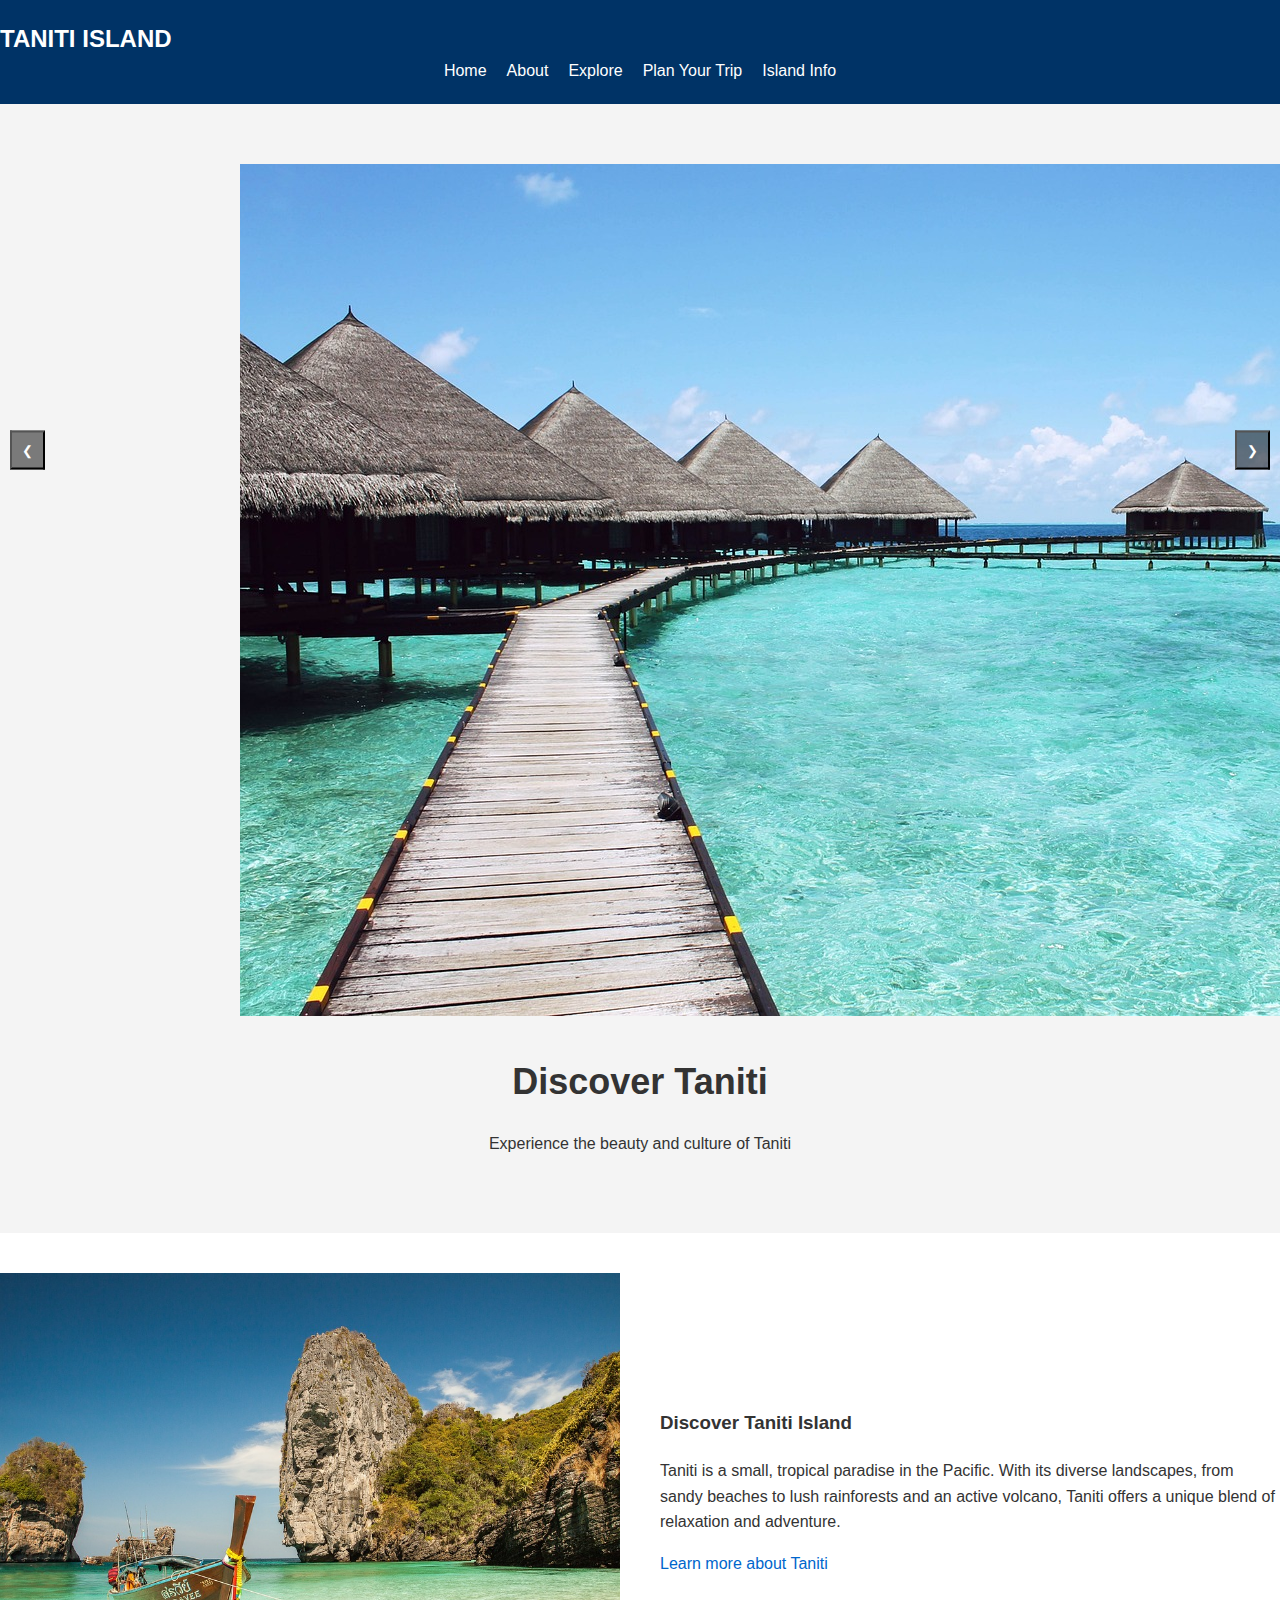
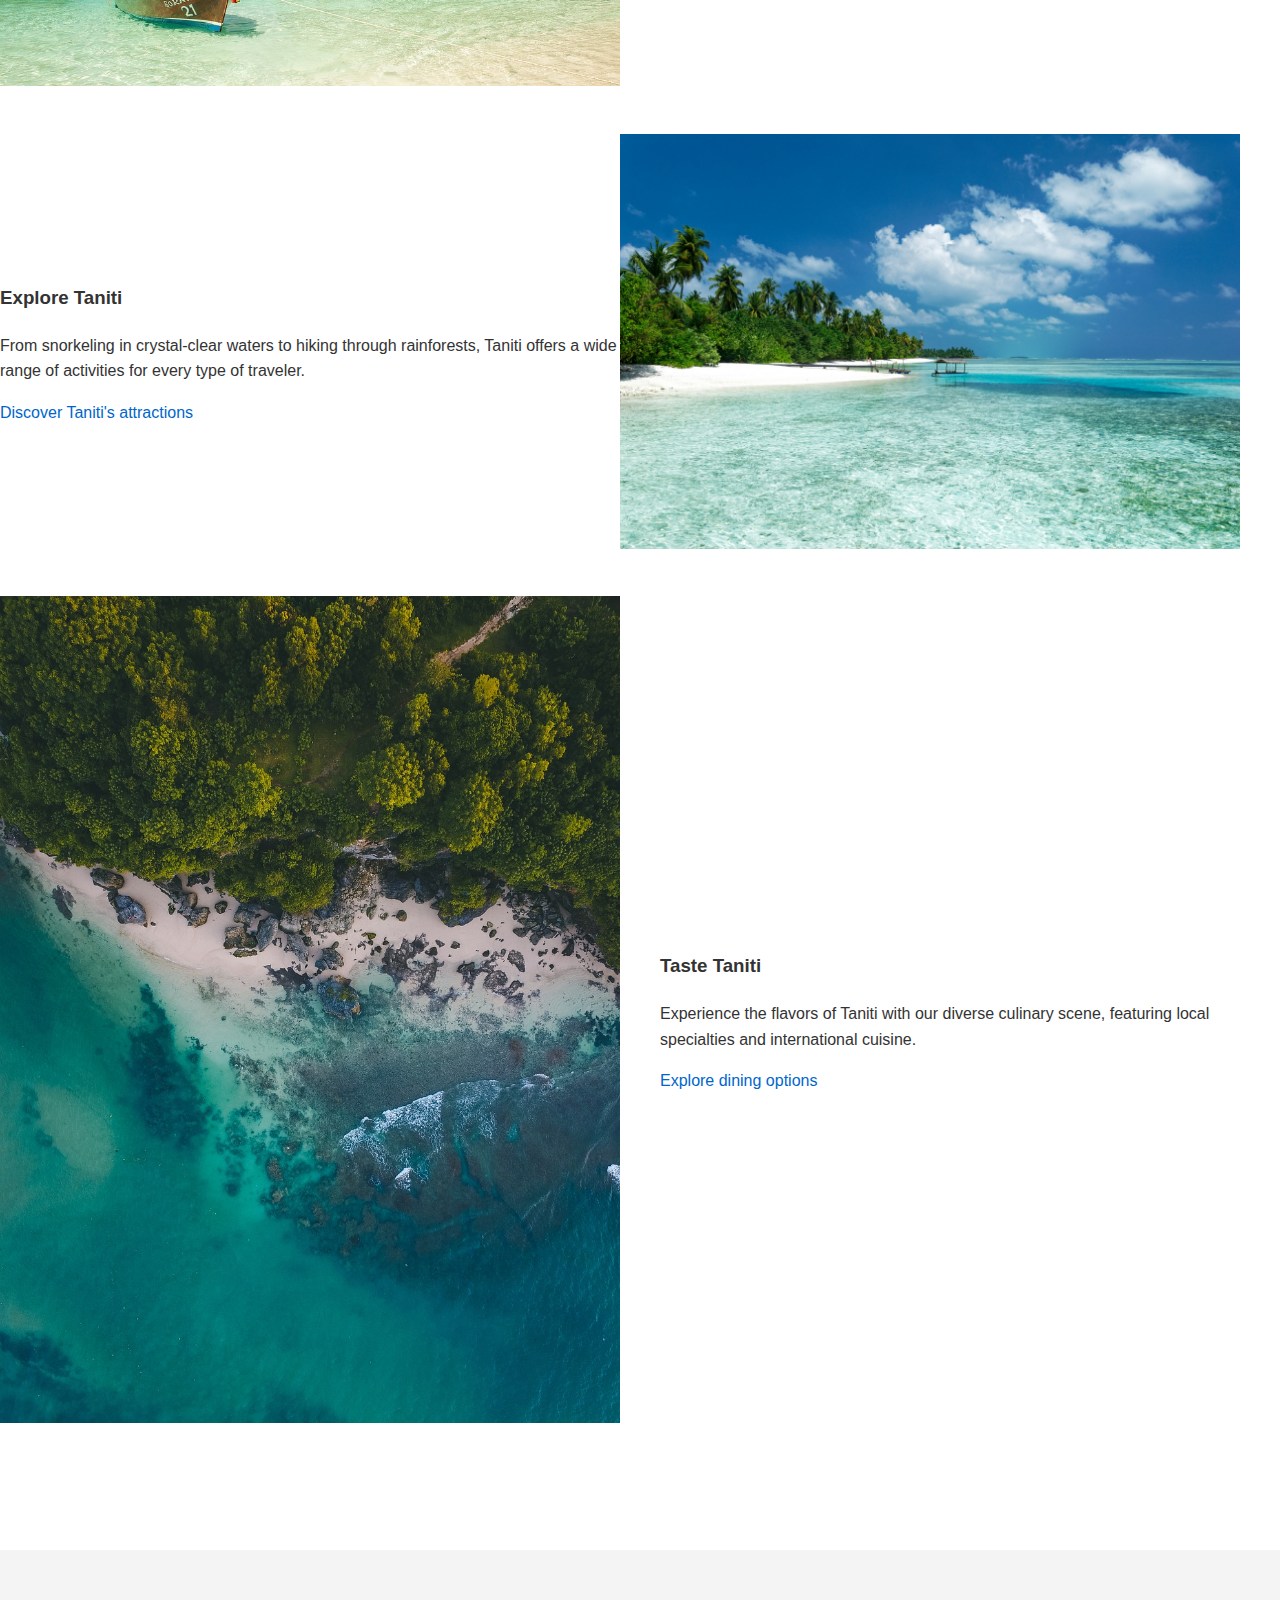
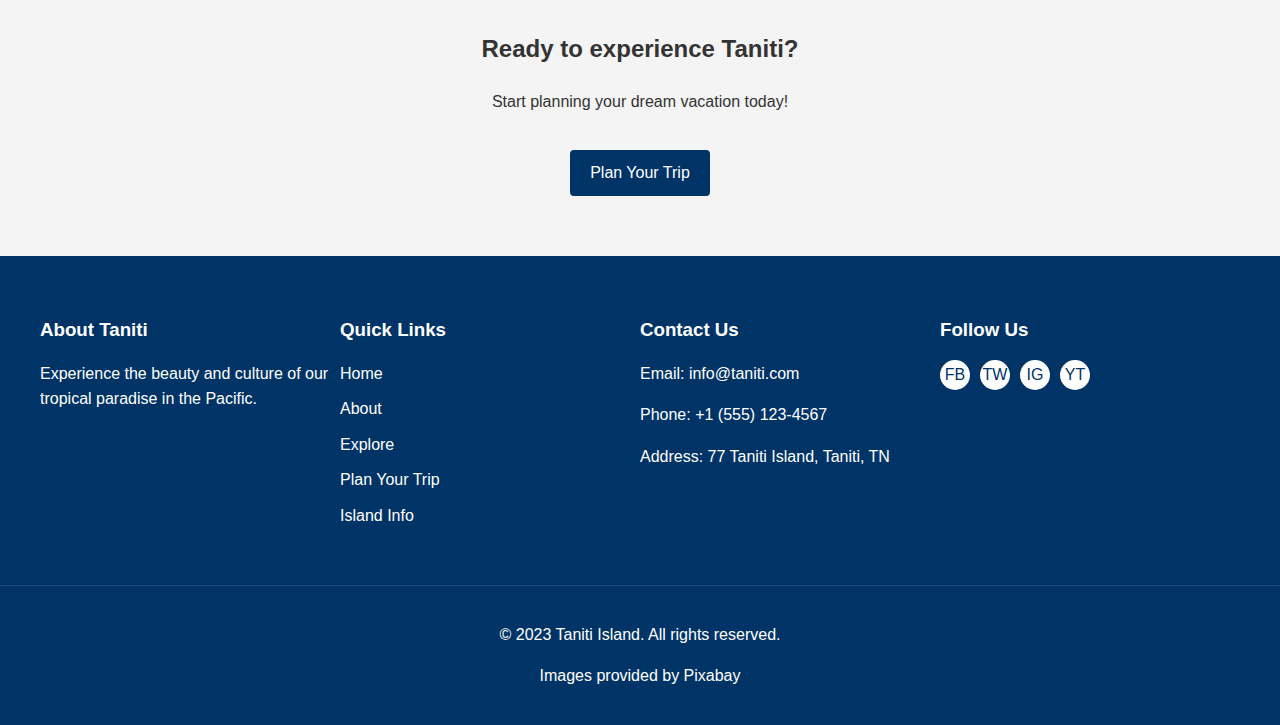
<file: index.html>
<!DOCTYPE html>
<html lang="en">
<head>
    <meta charset="UTF-8">
    <meta name="viewport" content="width=device-width, initial-scale=1.0">
    <title>Welcome to Taniti Island</title>
    <link rel="stylesheet" href="styles.css">
</head>
<body>
    <header>
        <div class="branding">
            <h1>TANITI ISLAND</h1>
        </div>
        <nav>
            <ul>
                <li><a href="index.html">Home</a></li>
                <li><a href="about.html">About</a></li>
                <li><a href="explore.html">Explore</a></li>
                <li><a href="plan.html">Plan Your Trip</a></li>
                <li><a href="info.html">Island Info</a></li>
            </ul>
        </nav>
    </header>

    <main role="main">
        <section class="hero">
            <div class="carousel">
                <div class="carousel-item active">
                    <img src="img/home/carousel1.jpg" alt="Discover Taniti">
                    <h2>Discover Taniti</h2>
                    <p>Experience the beauty and culture of Taniti</p>
                </div>
                <div class="carousel-item">
                    <img src="img/home/carousel2.jpg" alt="Adventure Awaits">
                    <h2>Adventure Awaits</h2>
                    <p>Explore the vibrant scenery</p>
                </div>
                <div class="carousel-item">
                    <img src="img/home/carousel3.jpg" alt="Book Now">
                    <h2><a href="plan.html">Book Now</a></h2>
                    <p>Join us for an unforgettable adventure</p>
                </div>
            </div>
            <button class="carousel-control prev">❮</button>
            <button class="carousel-control next">❯</button>
        </section>

        <section class="content">
            <div class="content-block">
                <div class="image-right">
                    <img src="img/home/home1.jpg" alt="About Taniti Island">
                </div>
                <div class="text-left">
                    <h3>Discover Taniti Island</h3>
                    <p>Taniti is a small, tropical paradise in the Pacific. With its diverse landscapes, from sandy beaches to lush rainforests and an active volcano, Taniti offers a unique blend of relaxation and adventure.</p>
                    <a href="about.html">Learn more about Taniti</a>
                </div>
            </div>

            <div class="content-block reverse">
                <div class="image-left">
                    <img src="img/home/home2.jpg" alt="Taniti Activities">
                </div>
                <div class="text-right">
                    <h3>Explore Taniti</h3>
                    <p>From snorkeling in crystal-clear waters to hiking through rainforests, Taniti offers a wide range of activities for every type of traveler.</p>
                    <a href="explore.html">Discover Taniti's attractions</a>
                </div>
            </div>

            <div class="content-block">
                <div class="image-right">
                    <img src="img/home/home3.jpg" alt="Taniti Cuisine">
                </div>
                <div class="text-left">
                    <h3>Taste Taniti</h3>
                    <p>Experience the flavors of Taniti with our diverse culinary scene, featuring local specialties and international cuisine.</p>
                    <a href="explore.html#dining">Explore dining options</a>
                </div>
            </div>
        </section>

        <section class="cta">
            <h2>Ready to experience Taniti?</h2>
            <p>Start planning your dream vacation today!</p>
            <a href="plan.html" class="cta-button">Plan Your Trip</a>
        </section>
    </main>

    <footer>
    <div class="footer-container">
        <div class="footer-section">
            <h3>About Taniti</h3>
            <p>Experience the beauty and culture of our tropical paradise in the Pacific.</p>
        </div>
        <div class="footer-section">
            <h3>Quick Links</h3>
            <ul>
                <li><a href="index.html">Home</a></li>
                <li><a href="about.html">About</a></li>
                <li><a href="explore.html">Explore</a></li>
                <li><a href="plan.html">Plan Your Trip</a></li>
                <li><a href="info.html">Island Info</a></li>
            </ul>
        </div>
        <div class="footer-section">
            <h3>Contact Us</h3>
            <p>Email: info@taniti.com</p>
            <p>Phone: +1 (555) 123-4567</p>
            <p>Address: 77 Taniti Island, Taniti, TN</p>
        </div>
        <div class="footer-section">
            <h3>Follow Us</h3>
            <div class="social-icons">
                <a href="#" class="social-icon">FB</a>
                <a href="#" class="social-icon">TW</a>
                <a href="#" class="social-icon">IG</a>
                <a href="#" class="social-icon">YT</a>
            </div>
        </div>
    </div>
    <div class="footer-bottom">
        <p>&copy; 2023 Taniti Island. All rights reserved.</p>
        <p>Images provided by Pixabay</p>
    </div>
</footer>

    <script src="script.js"></script>
</body>
</html>
</file>
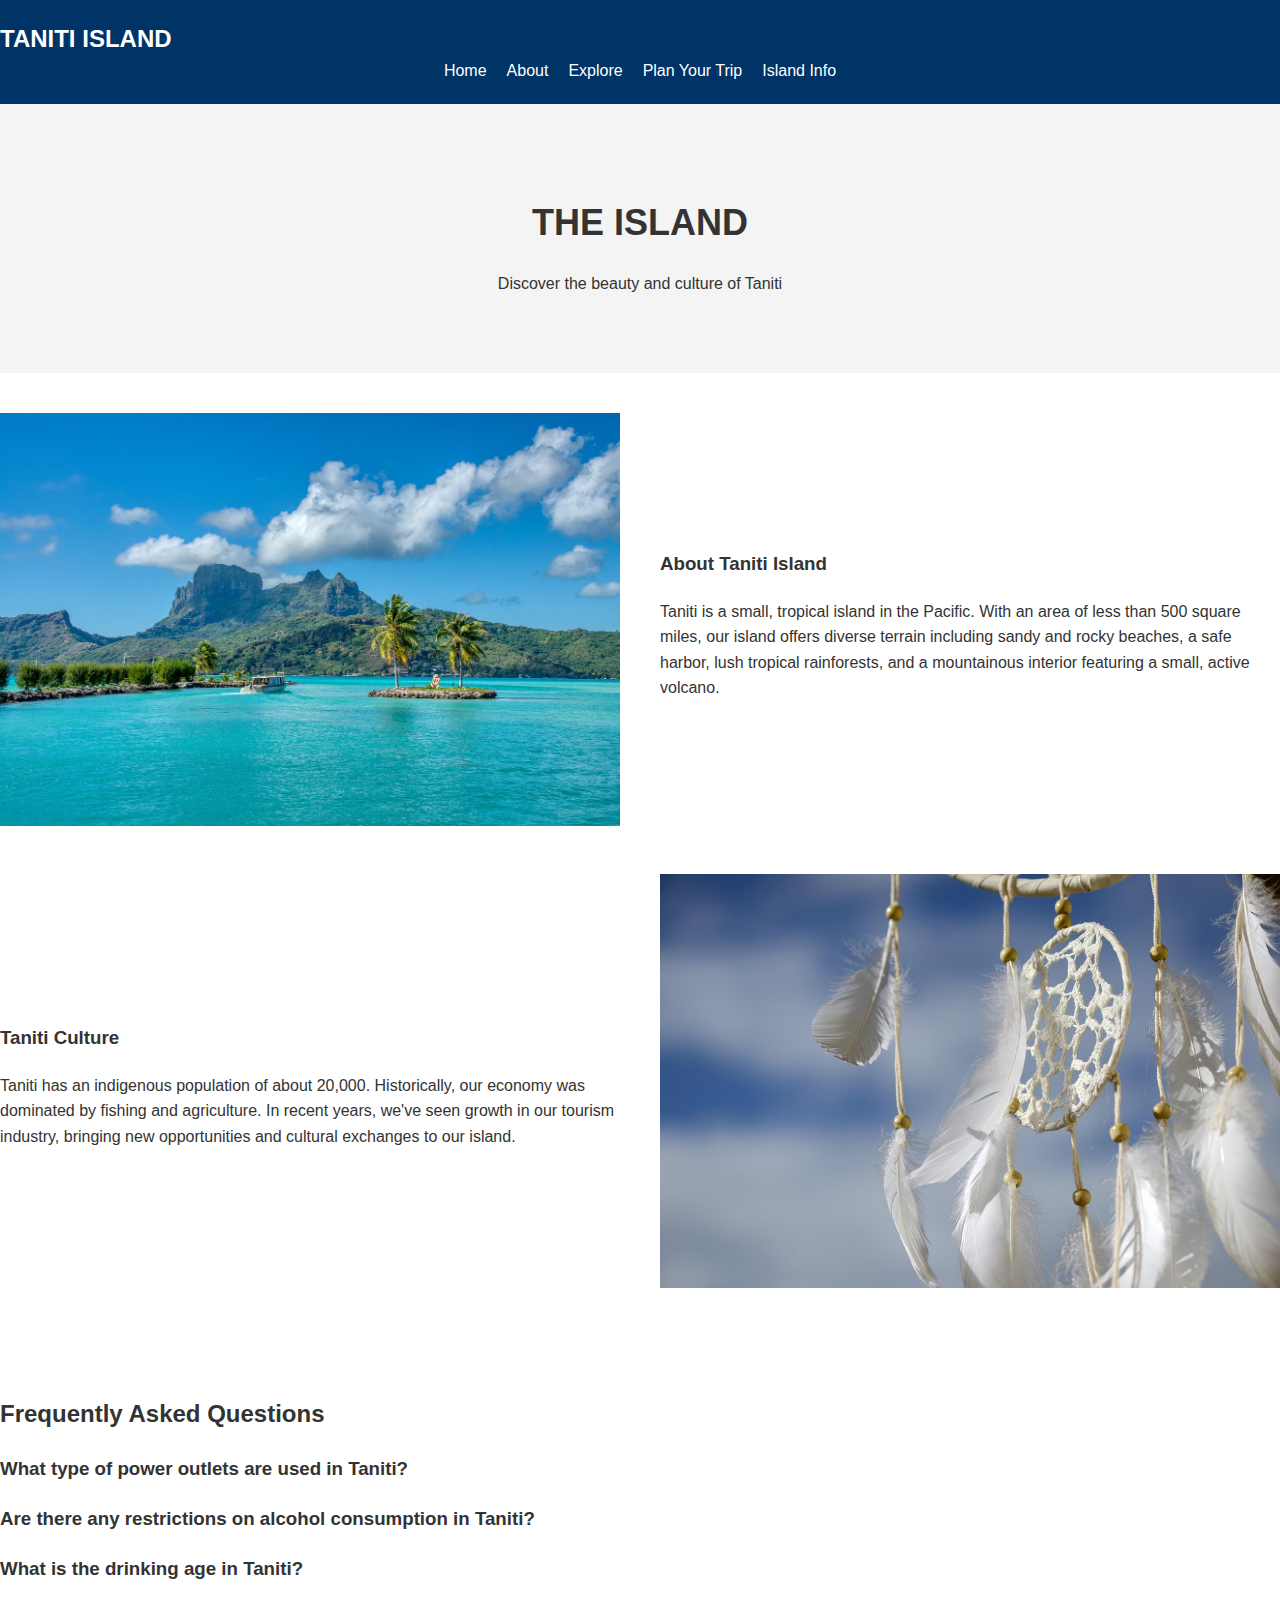
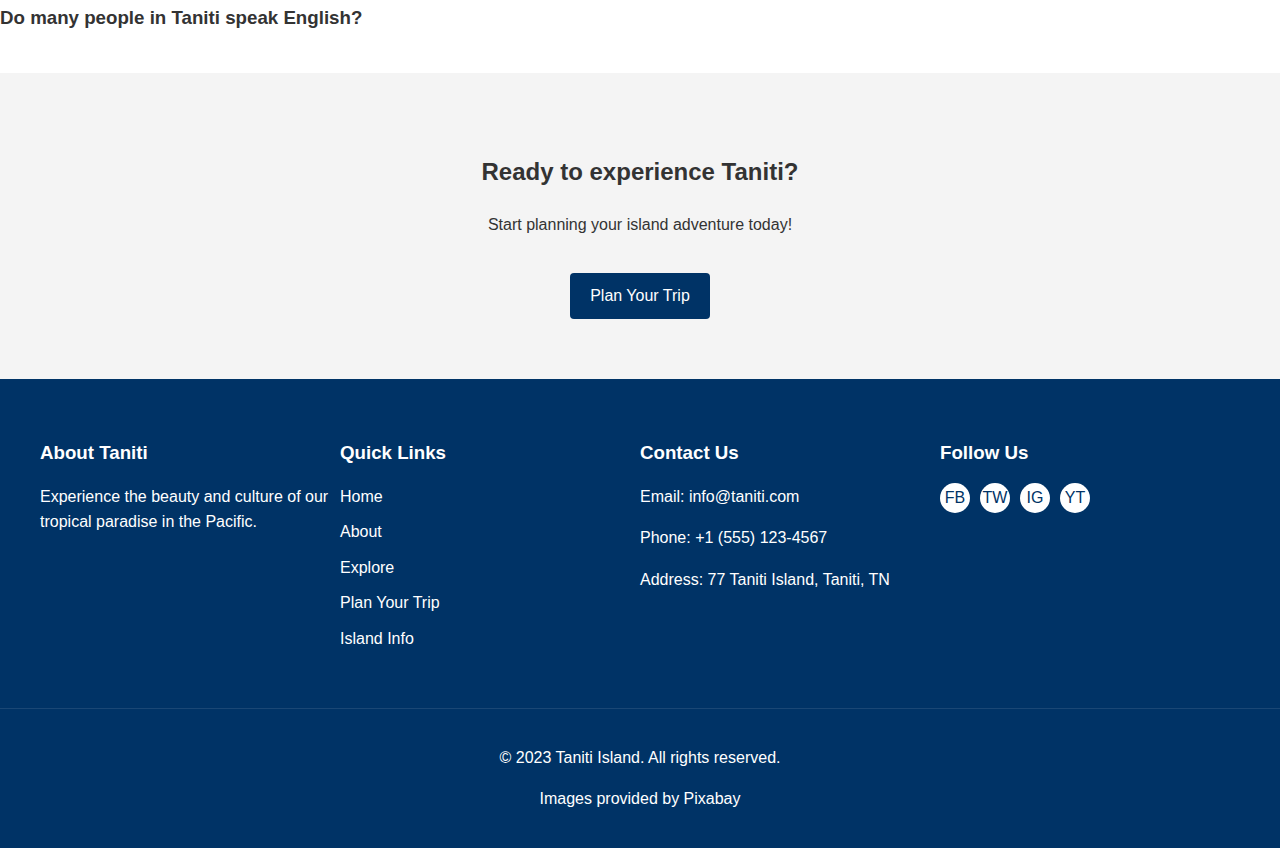
<file: about.html>
<!DOCTYPE html>
<html lang="en">
<head>
    <meta charset="UTF-8">
    <meta name="viewport" content="width=device-width, initial-scale=1.0">
    <title>About Taniti Island</title>
    <link rel="stylesheet" href="styles.css">
</head>
<body>
    <header>
        <div class="branding">
            <h1>TANITI ISLAND</h1>
        </div>
        <nav>
            <ul>
                <li><a href="index.html">Home</a></li>
                <li><a href="about.html">About</a></li>
                <li><a href="explore.html">Explore</a></li>
                <li><a href="plan.html">Plan Your Trip</a></li>
                <li><a href="info.html">Island Info</a></li>
            </ul>
        </nav>
    </header>

    <main role="main">
        <section class="hero">
            <h2>THE ISLAND</h2>
            <p>Discover the beauty and culture of Taniti</p>
        </section>

        <section class="content">
            <div class="content-block">
                <div class="image-left">
                    <img src="img/about/about1.jpg" alt="Taniti Island Landscape">
                </div>
                <div class="text-right">
                    <h3>About Taniti Island</h3>
                    <p>Taniti is a small, tropical island in the Pacific. With an area of less than 500 square miles, our island offers diverse terrain including sandy and rocky beaches, a safe harbor, lush tropical rainforests, and a mountainous interior featuring a small, active volcano.</p>
                </div>
            </div>

            <div class="content-block reverse">
                <div class="image-right">
                    <img src="img/about/about2.jpg" alt="Taniti Culture">
                </div>
                <div class="text-left">
                    <h3>Taniti Culture</h3>
                    <p>Taniti has an indigenous population of about 20,000. Historically, our economy was dominated by fishing and agriculture. In recent years, we've seen growth in our tourism industry, bringing new opportunities and cultural exchanges to our island.</p>
                </div>
            </div>
        </section>

        <section class="faq">
            <h2>Frequently Asked Questions</h2>
            <div class="faq-item">
                <h3 class="faq-question">What type of power outlets are used in Taniti?</h3>
                <p class="faq-answer">Power outlets are 120 volts (the same as in the United States).</p>
            </div>
            <div class="faq-item">
                <h3 class="faq-question">Are there any restrictions on alcohol consumption in Taniti?</h3>
                <p class="faq-answer">Alcohol is not allowed to be served or sold between the hours of midnight and 9:00 a.m.</p>
            </div>
            <div class="faq-item">
                <h3 class="faq-question">What is the drinking age in Taniti?</h3>
                <p class="faq-answer">The drinking age on Taniti is 18 and the drinking age is not strictly enforced.</p>
            </div>
            <div class="faq-item">
                <h3 class="faq-question">Do many people in Taniti speak English?</h3>
                <p class="faq-answer">Many younger Tanitians speak fluent English. Very little English is spoken in rural areas, especially by older residents.</p>
            </div>
            <!-- Add more FAQ items as needed -->
        </section>

        <section class="cta">
            <h2>Ready to experience Taniti?</h2>
            <p>Start planning your island adventure today!</p>
            <a href="plan.html" class="cta-button">Plan Your Trip</a>
        </section>
    </main>
    <footer>
    <div class="footer-container">
        <div class="footer-section">
            <h3>About Taniti</h3>
            <p>Experience the beauty and culture of our tropical paradise in the Pacific.</p>
        </div>
        <div class="footer-section">
            <h3>Quick Links</h3>
            <ul>
                <li><a href="index.html">Home</a></li>
                <li><a href="about.html">About</a></li>
                <li><a href="explore.html">Explore</a></li>
                <li><a href="plan-your-trip.html">Plan Your Trip</a></li>
                <li><a href="island-info.html">Island Info</a></li>
            </ul>
        </div>
        <div class="footer-section">
            <h3>Contact Us</h3>
            <p>Email: info@taniti.com</p>
            <p>Phone: +1 (555) 123-4567</p>
            <p>Address: 77 Taniti Island, Taniti, TN</p>
        </div>
        <div class="footer-section">
            <h3>Follow Us</h3>
            <div class="social-icons">
                <a href="#" class="social-icon">FB</a>
                <a href="#" class="social-icon">TW</a>
                <a href="#" class="social-icon">IG</a>
                <a href="#" class="social-icon">YT</a>
            </div>
        </div>
    </div>
    <div class="footer-bottom">
        <p>&copy; 2023 Taniti Island. All rights reserved.</p>
        <p>Images provided by Pixabay</p>
    </div>
</footer>

    <script src="script.js"></script>
</body>
</html>
</file>
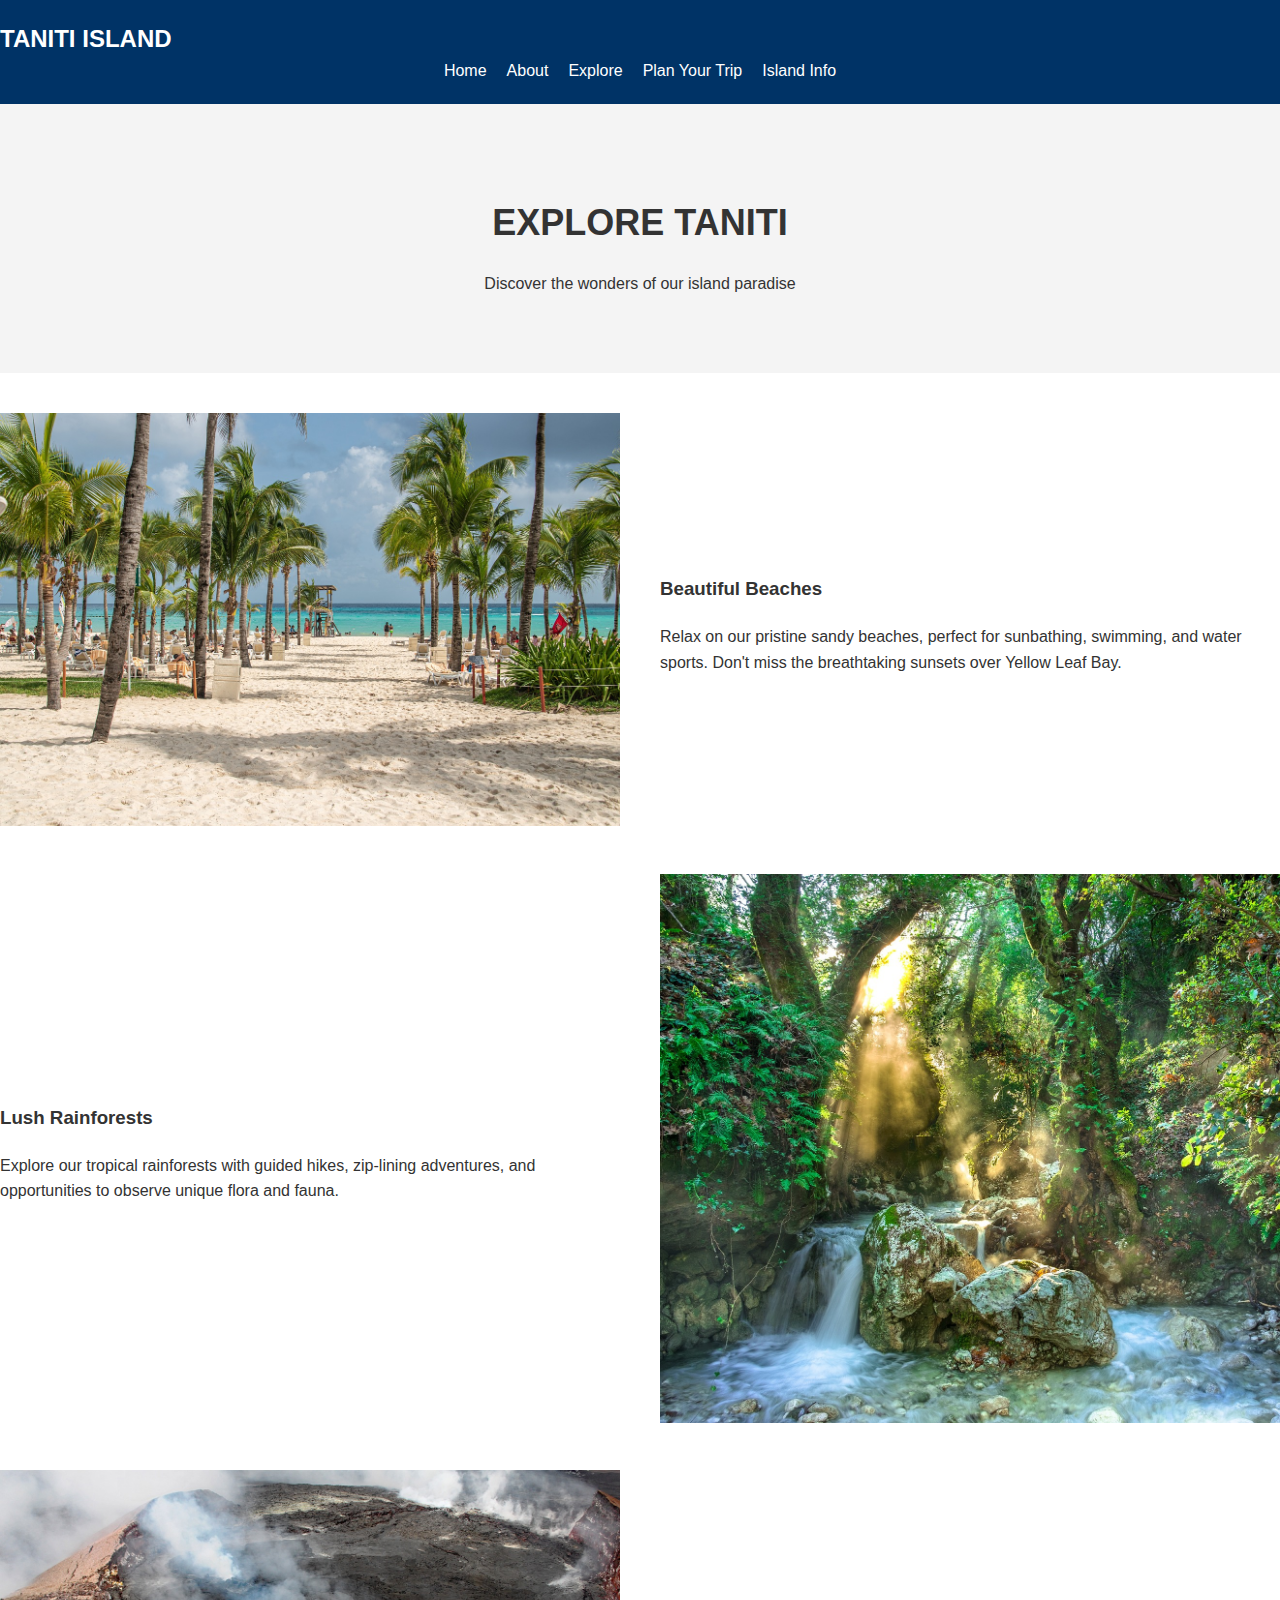
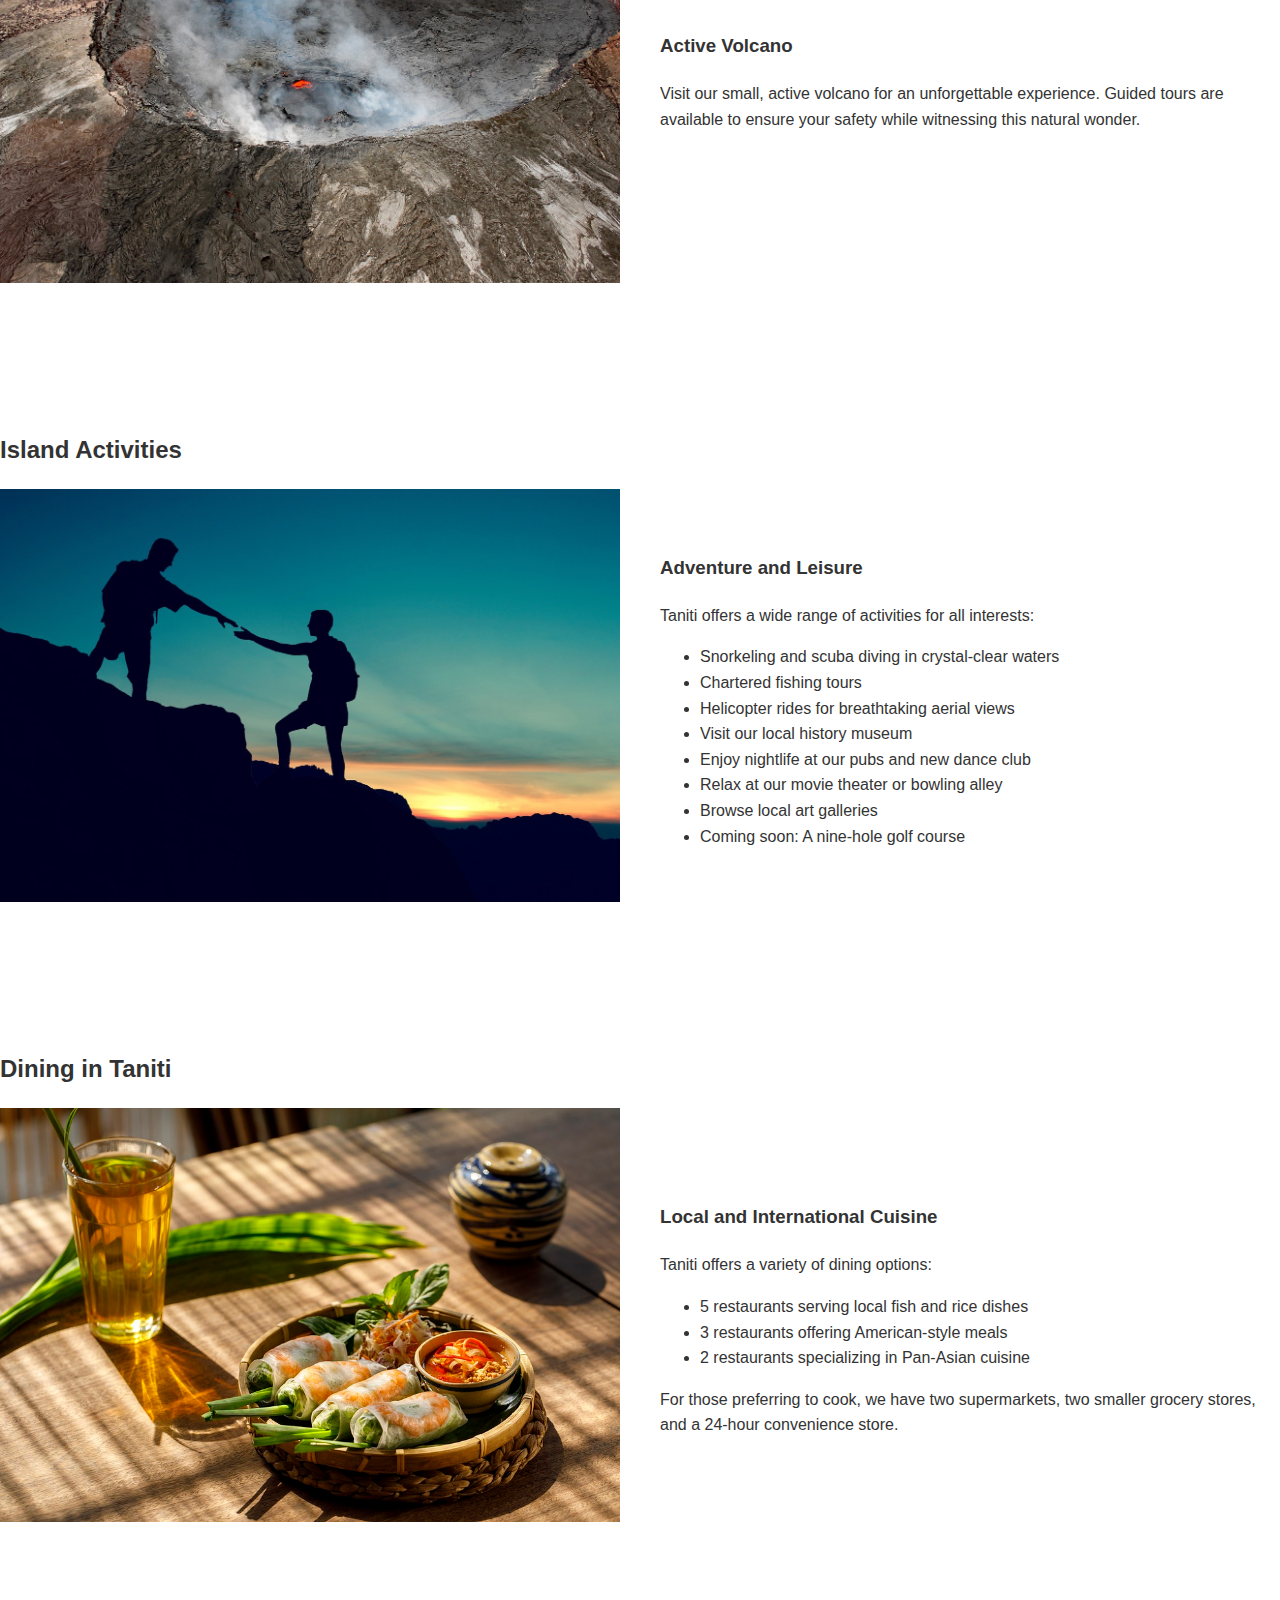
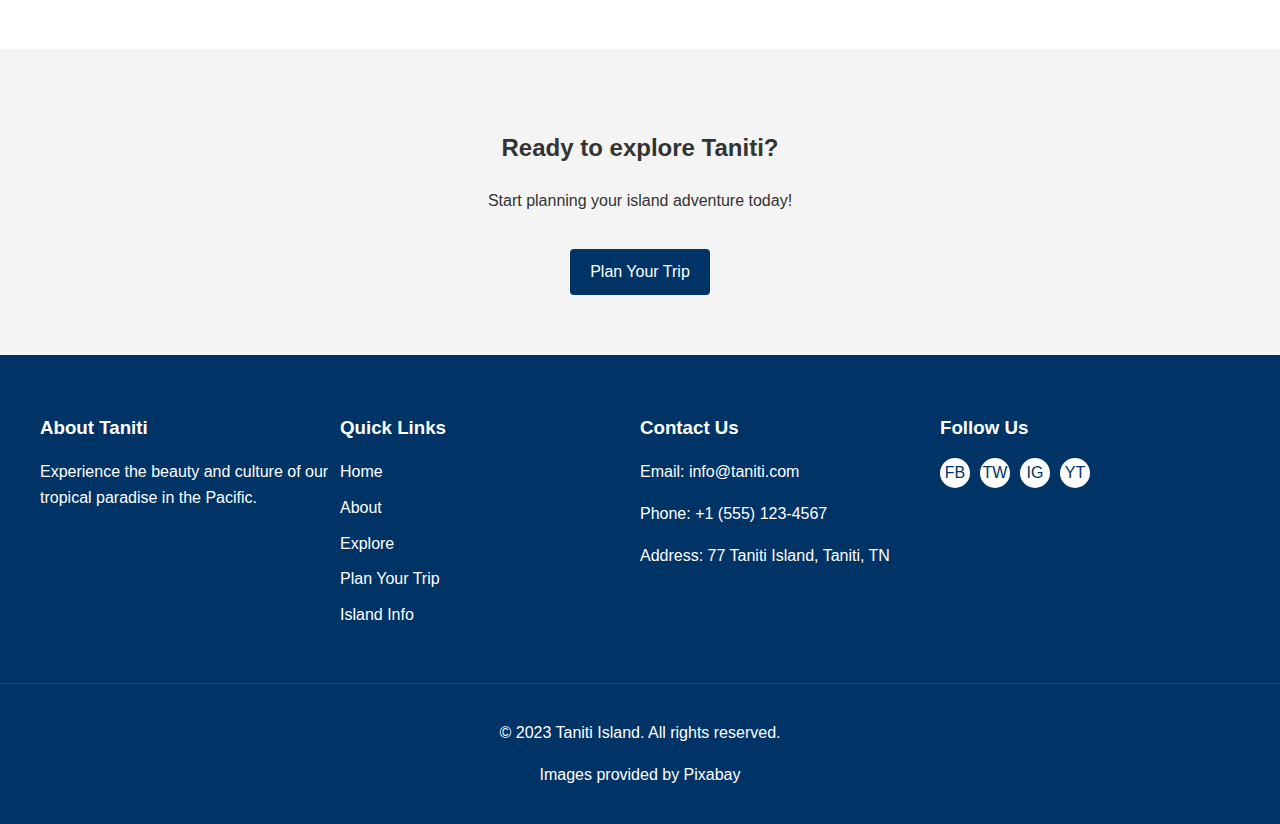
<file: explore.html>
<!DOCTYPE html>
<html lang="en">
<head>
    <meta charset="UTF-8">
    <meta name="viewport" content="width=device-width, initial-scale=1.0">
    <title>Explore Taniti Island</title>
    <link rel="stylesheet" href="styles.css">
</head>
<body>
    <header>
        <div class="branding">
            <h1>TANITI ISLAND</h1>
        </div>
        <nav>
            <ul>
                <li><a href="index.html">Home</a></li>
                <li><a href="about.html">About</a></li>
                <li><a href="explore.html">Explore</a></li>
                <li><a href="plan.html">Plan Your Trip</a></li>
                <li><a href="info.html">Island Info</a></li>
            </ul>
        </nav>
    </header>

    <main role="main">
        <section class="hero">
            <h2>EXPLORE TANITI</h2>
            <p>Discover the wonders of our island paradise</p>
        </section>

        <section class="content">
            <div class="content-block">
                <div class="image-left">
                    <img src="img/explore/beaches.jpg" alt="Taniti Beaches">
                </div>
                <div class="text-right">
                    <h3>Beautiful Beaches</h3>
                    <p>Relax on our pristine sandy beaches, perfect for sunbathing, swimming, and water sports. Don't miss the breathtaking sunsets over Yellow Leaf Bay.</p>
                </div>
            </div>

            <div class="content-block reverse">
                <div class="image-right">
                    <img src="img/explore/rainforest.jpg" alt="Taniti Rainforest">
                </div>
                <div class="text-left">
                    <h3>Lush Rainforests</h3>
                    <p>Explore our tropical rainforests with guided hikes, zip-lining adventures, and opportunities to observe unique flora and fauna.</p>
                </div>
            </div>

            <div class="content-block">
                <div class="image-left">
                    <img src="img/explore/volcano.jpg" alt="Taniti Volcano">
                </div>
                <div class="text-right">
                    <h3>Active Volcano</h3>
                    <p>Visit our small, active volcano for an unforgettable experience. Guided tours are available to ensure your safety while witnessing this natural wonder.</p>
                </div>
            </div>
        </section>

        <section id="activities" class="content">
            <h2>Island Activities</h2>
            <div class="content-block">
                <div class="image-right">
                    <img src="img/explore/activities.jpg" alt="Taniti Activities">
                </div>
                <div class="text-left">
                    <h3>Adventure and Leisure</h3>
                    <p>Taniti offers a wide range of activities for all interests:</p>
                    <ul>
                        <li>Snorkeling and scuba diving in crystal-clear waters</li>
                        <li>Chartered fishing tours</li>
                        <li>Helicopter rides for breathtaking aerial views</li>
                        <li>Visit our local history museum</li>
                        <li>Enjoy nightlife at our pubs and new dance club</li>
                        <li>Relax at our movie theater or bowling alley</li>
                        <li>Browse local art galleries</li>
                        <li>Coming soon: A nine-hole golf course</li>
                    </ul>
                </div>
            </div>
        </section>

        <section id="dining" class="content">
            <h2>Dining in Taniti</h2>
            <div class="content-block">
                <div class="image-left">
                    <img src="img/explore/dining.jpg" alt="Taniti Cuisine">
                </div>
                <div class="text-right">
                    <h3>Local and International Cuisine</h3>
                    <p>Taniti offers a variety of dining options:</p>
                    <ul>
                        <li>5 restaurants serving local fish and rice dishes</li>
                        <li>3 restaurants offering American-style meals</li>
                        <li>2 restaurants specializing in Pan-Asian cuisine</li>
                    </ul>
                    <p>For those preferring to cook, we have two supermarkets, two smaller grocery stores, and a 24-hour convenience store.</p>
                </div>
            </div>
        </section>

        <section class="cta">
            <h2>Ready to explore Taniti?</h2>
            <p>Start planning your island adventure today!</p>
            <a href="plan.html" class="cta-button">Plan Your Trip</a>
        </section>
    </main>

    <footer>
    <div class="footer-container">
        <div class="footer-section">
            <h3>About Taniti</h3>
            <p>Experience the beauty and culture of our tropical paradise in the Pacific.</p>
        </div>
        <div class="footer-section">
            <h3>Quick Links</h3>
            <ul>
                <li><a href="index.html">Home</a></li>
                <li><a href="about.html">About</a></li>
                <li><a href="explore.html">Explore</a></li>
                <li><a href="plan.html">Plan Your Trip</a></li>
                <li><a href="info.html">Island Info</a></li>
            </ul>
        </div>
        <div class="footer-section">
            <h3>Contact Us</h3>
            <p>Email: info@taniti.com</p>
            <p>Phone: +1 (555) 123-4567</p>
            <p>Address: 77 Taniti Island, Taniti, TN</p>
        </div>
        <div class="footer-section">
            <h3>Follow Us</h3>
            <div class="social-icons">
                <a href="#" class="social-icon">FB</a>
                <a href="#" class="social-icon">TW</a>
                <a href="#" class="social-icon">IG</a>
                <a href="#" class="social-icon">YT</a>
            </div>
        </div>
    </div>
    <div class="footer-bottom">
        <p>&copy; 2023 Taniti Island. All rights reserved.</p>
        <p>Images provided by Pixabay</p>
    </div>
</footer>

    <script src="script.js"></script>
</body>
</html>
</file>
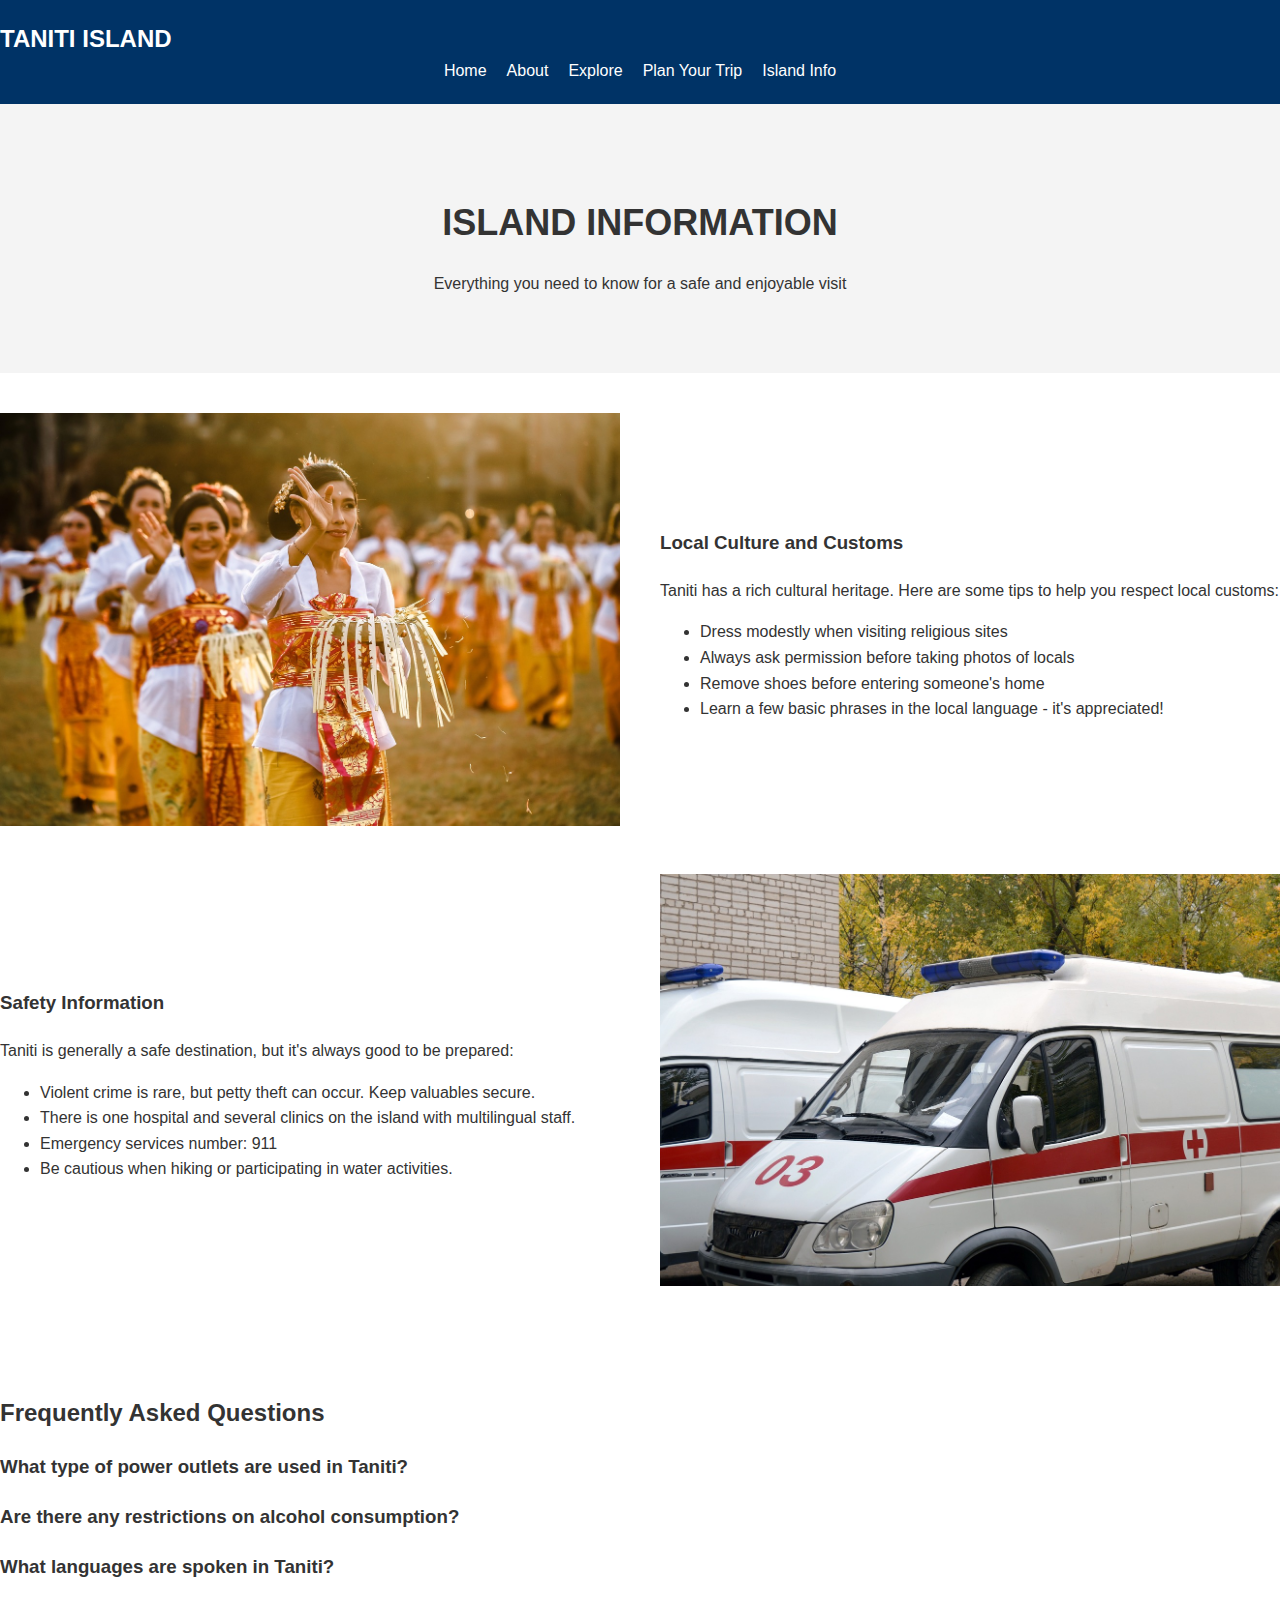
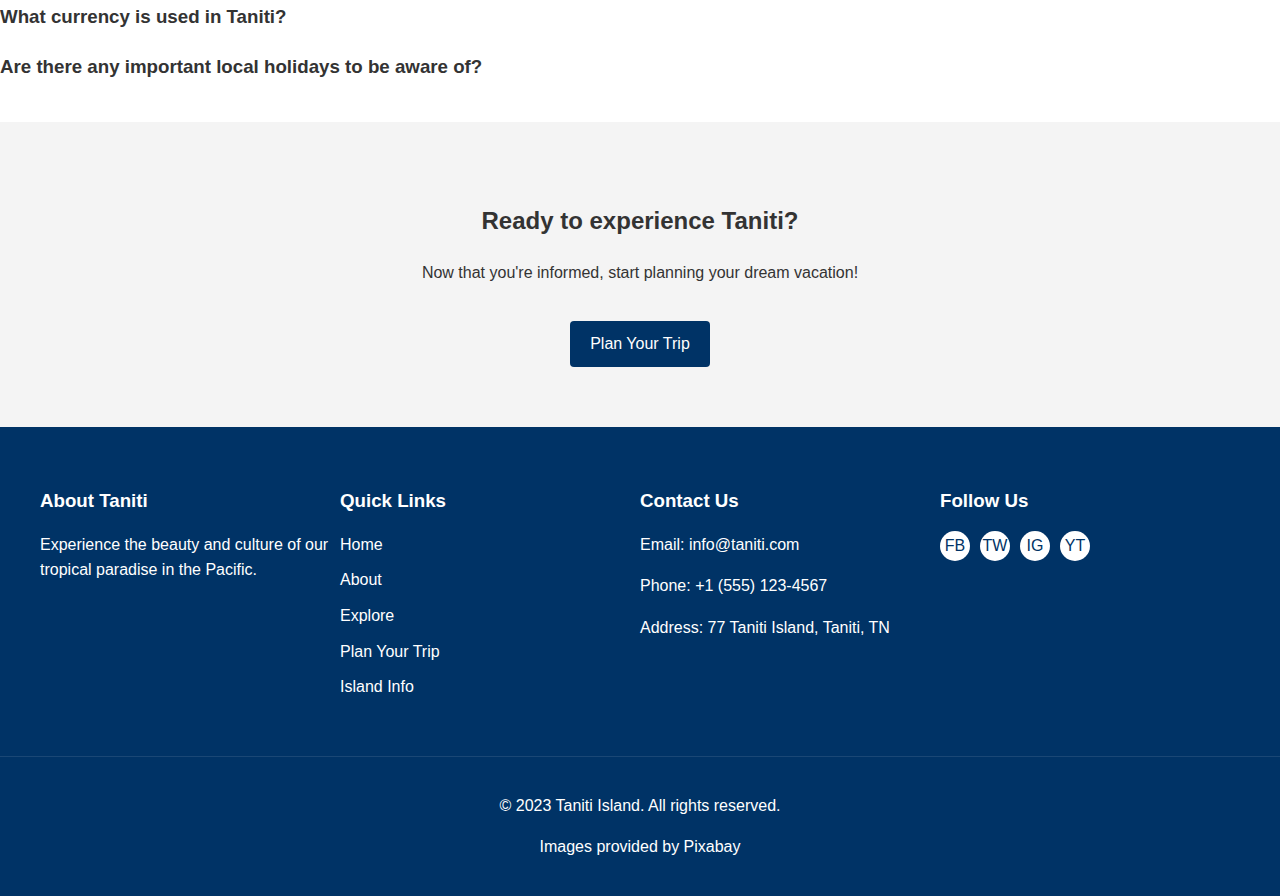
<file: info.html>
<!DOCTYPE html>
<html lang="en">
<head>
    <meta charset="UTF-8">
    <meta name="viewport" content="width=device-width, initial-scale=1.0">
    <title>Taniti Island Information</title>
    <link rel="stylesheet" href="styles.css">
</head>
<body>
    <header>
        <div class="branding">
            <h1>TANITI ISLAND</h1>
        </div>
        <nav>
            <ul>
                <li><a href="index.html">Home</a></li>
                <li><a href="about.html">About</a></li>
                <li><a href="explore.html">Explore</a></li>
                <li><a href="plan.html">Plan Your Trip</a></li>
                <li><a href="info.html">Island Info</a></li>
            </ul>
        </nav>
    </header>

    <main role="main">
        <section class="hero">
            <h2>ISLAND INFORMATION</h2>
            <p>Everything you need to know for a safe and enjoyable visit</p>
        </section>

        <section class="content">
            <div class="content-block">
                <div class="image-left">
                    <img src="img/info/culture.jpg" alt="Taniti Culture">
                </div>
                <div class="text-right">
                    <h3>Local Culture and Customs</h3>
                    <p>Taniti has a rich cultural heritage. Here are some tips to help you respect local customs:</p>
                    <ul>
                        <li>Dress modestly when visiting religious sites</li>
                        <li>Always ask permission before taking photos of locals</li>
                        <li>Remove shoes before entering someone's home</li>
                        <li>Learn a few basic phrases in the local language - it's appreciated!</li>
                    </ul>
                </div>
            </div>

            <div class="content-block reverse">
                <div class="image-right">
                    <img src="img/info/safety.jpg" alt="Taniti Safety">
                </div>
                <div class="text-left">
                    <h3>Safety Information</h3>
                    <p>Taniti is generally a safe destination, but it's always good to be prepared:</p>
                    <ul>
                        <li>Violent crime is rare, but petty theft can occur. Keep valuables secure.</li>
                        <li>There is one hospital and several clinics on the island with multilingual staff.</li>
                        <li>Emergency services number: 911</li>
                        <li>Be cautious when hiking or participating in water activities.</li>
                    </ul>
                </div>
            </div>
        </section>

        <section class="faq">
            <h2>Frequently Asked Questions</h2>
            <div class="faq-item">
                <h3 class="faq-question">What type of power outlets are used in Taniti?</h3>
                <p class="faq-answer">Power outlets are 120 volts (the same as in the United States).</p>
            </div>
            <div class="faq-item">
                <h3 class="faq-question">Are there any restrictions on alcohol consumption?</h3>
                <p class="faq-answer">Alcohol is not allowed to be served or sold between midnight and 9:00 a.m. The drinking age is 18, but it's not strictly enforced.</p>
            </div>
            <div class="faq-item">
                <h3 class="faq-question">What languages are spoken in Taniti?</h3>
                <p class="faq-answer">Many younger Tanitians speak fluent English. In rural areas, especially among older residents, English is less common.</p>
            </div>
            <div class="faq-item">
                <h3 class="faq-question">What currency is used in Taniti?</h3>
                <p class="faq-answer">Taniti uses the U.S. dollar. Many businesses also accept euros and yen. Credit cards are widely accepted.</p>
            </div>
            <div class="faq-item">
                <h3 class="faq-question">Are there any important local holidays to be aware of?</h3>
                <p class="faq-answer">Taniti celebrates several national holidays. Many attractions and restaurants may be closed on these days, so plan accordingly.</p>
            </div>
        </section>

        <section class="cta">
            <h2>Ready to experience Taniti?</h2>
            <p>Now that you're informed, start planning your dream vacation!</p>
            <a href="plan.html" class="cta-button">Plan Your Trip</a>
        </section>
    </main>

    <footer>
    <div class="footer-container">
        <div class="footer-section">
            <h3>About Taniti</h3>
            <p>Experience the beauty and culture of our tropical paradise in the Pacific.</p>
        </div>
        <div class="footer-section">
            <h3>Quick Links</h3>
            <ul>
                <li><a href="index.html">Home</a></li>
                <li><a href="about.html">About</a></li>
                <li><a href="explore.html">Explore</a></li>
                <li><a href="plan.html">Plan Your Trip</a></li>
                <li><a href="info.html">Island Info</a></li>
            </ul>
        </div>
        <div class="footer-section">
            <h3>Contact Us</h3>
            <p>Email: info@taniti.com</p>
            <p>Phone: +1 (555) 123-4567</p>
            <p>Address: 77 Taniti Island, Taniti, TN</p>
        </div>
        <div class="footer-section">
            <h3>Follow Us</h3>
            <div class="social-icons">
                <a href="#" class="social-icon">FB</a>
                <a href="#" class="social-icon">TW</a>
                <a href="#" class="social-icon">IG</a>
                <a href="#" class="social-icon">YT</a>
            </div>
        </div>
    </div>
    <div class="footer-bottom">
        <p>&copy; 2023 Taniti Island. All rights reserved.</p>
        <p>Images provided by Pixabay</p>
    </div>
</footer>

    <script src="script.js"></script>
</body>
</html>
</file>
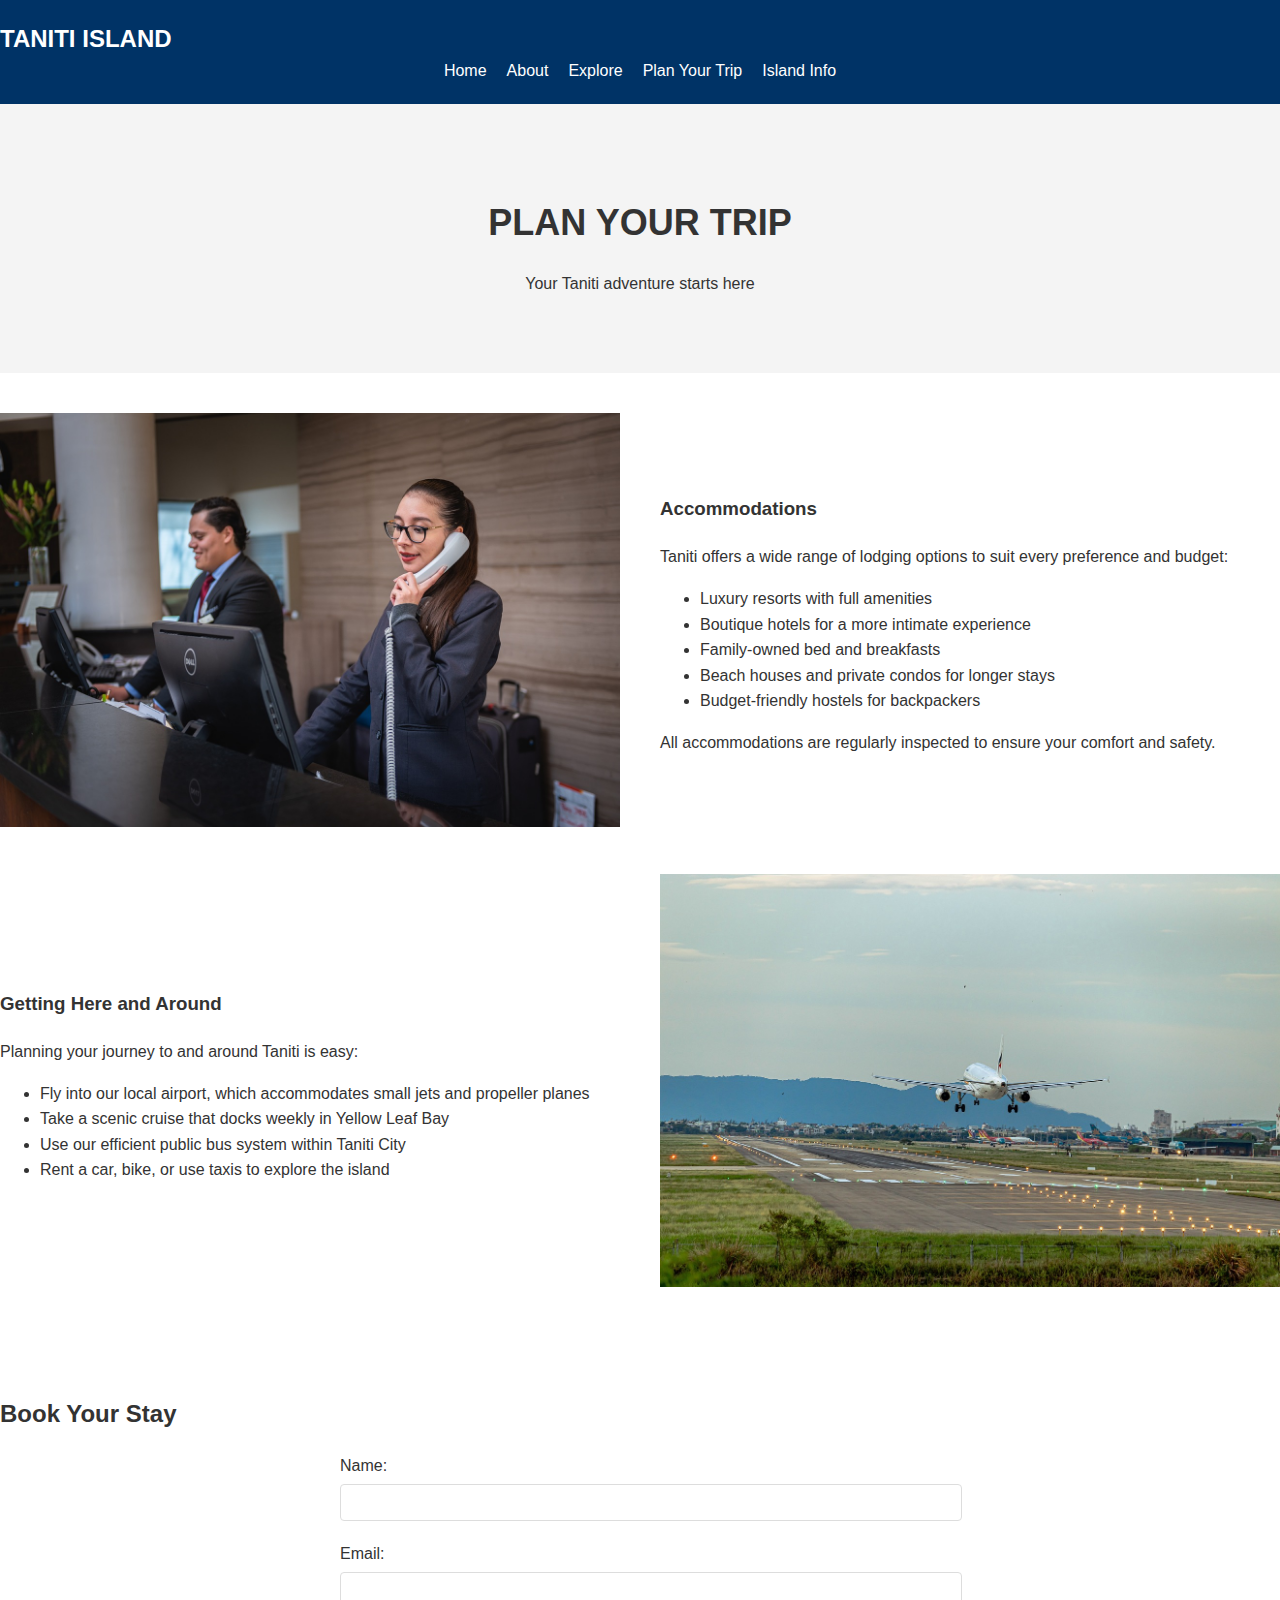
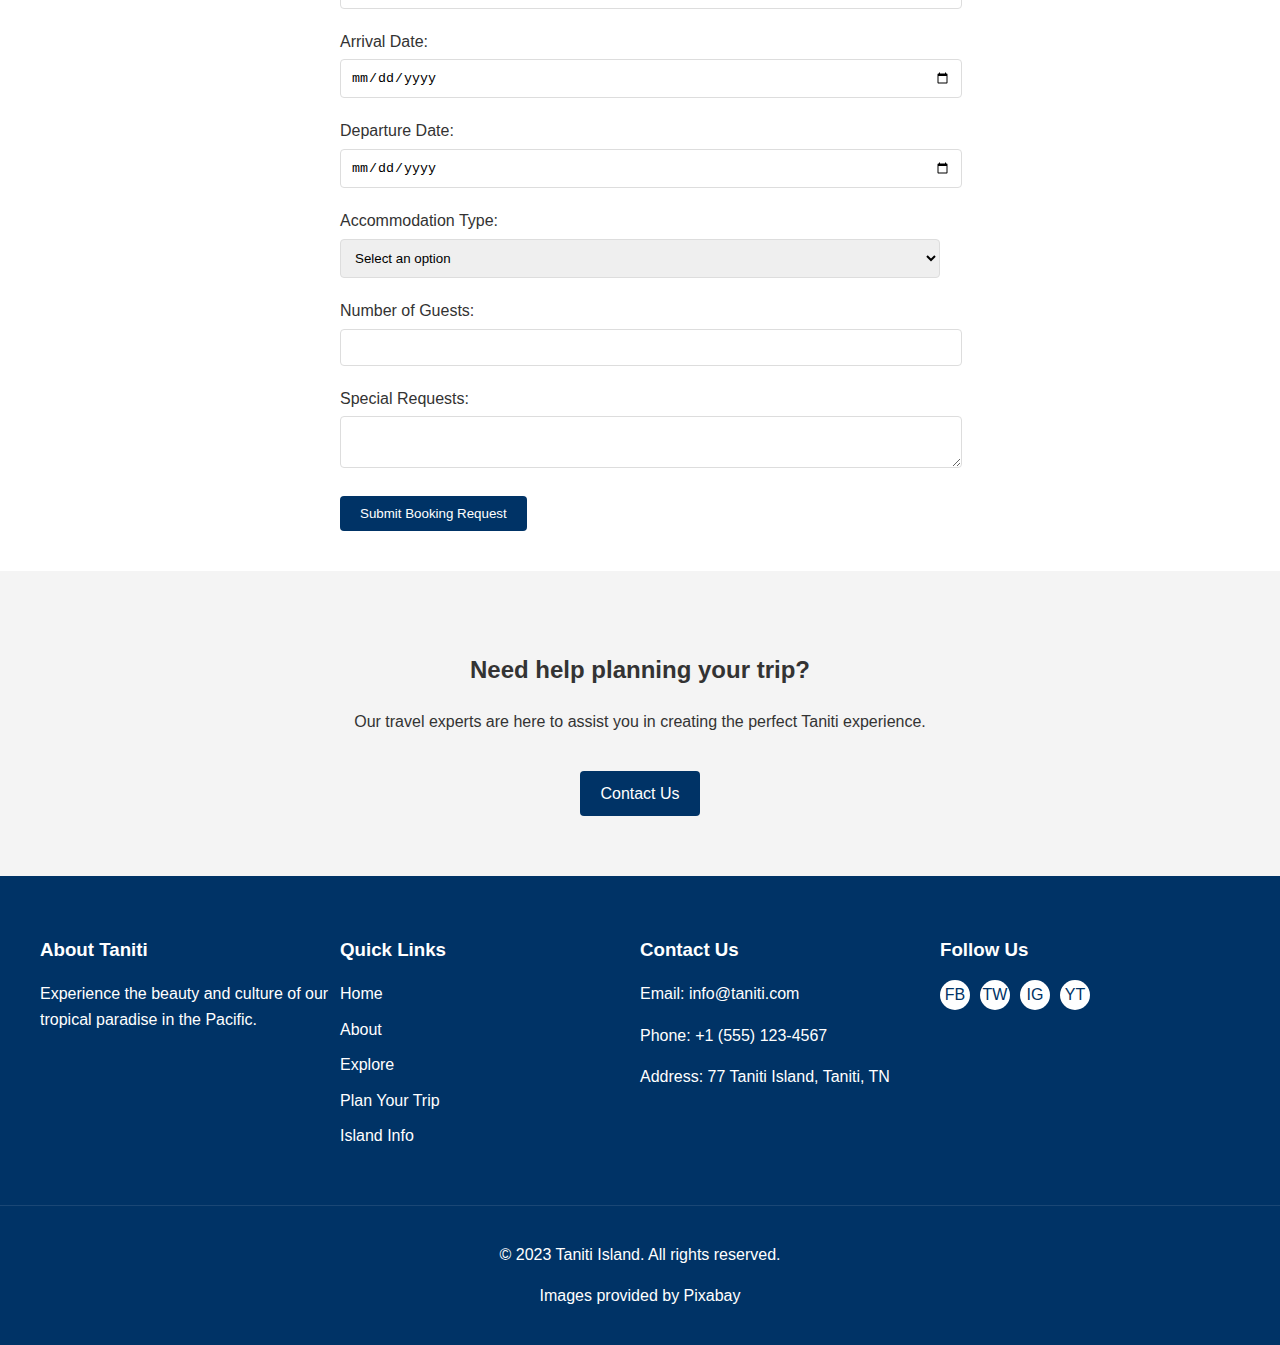
<file: plan.html>
<!DOCTYPE html>
<html lang="en">
<head>
    <meta charset="UTF-8">
    <meta name="viewport" content="width=device-width, initial-scale=1.0">
    <title>Plan Your Trip to Taniti Island</title>
    <link rel="stylesheet" href="styles.css">
</head>
<body>
    <header>
        <div class="branding">
            <h1>TANITI ISLAND</h1>
        </div>
        <nav>
            <ul>
                <li><a href="index.html">Home</a></li>
                <li><a href="about.html">About</a></li>
                <li><a href="explore.html">Explore</a></li>
                <li><a href="plan.html">Plan Your Trip</a></li>
                <li><a href="info.html">Island Info</a></li>
            </ul>
        </nav>
    </header>

    <main role="main">
        <section class="hero">
            <h2>PLAN YOUR TRIP</h2>
            <p>Your Taniti adventure starts here</p>
        </section>

        <section class="content">
            <div class="content-block">
                <div class="image-left">
                    <img src="img/plan/accommodations.jpg" alt="Taniti Accommodations">
                </div>
                <div class="text-right">
                    <h3>Accommodations</h3>
                    <p>Taniti offers a wide range of lodging options to suit every preference and budget:</p>
                    <ul>
                        <li>Luxury resorts with full amenities</li>
                        <li>Boutique hotels for a more intimate experience</li>
                        <li>Family-owned bed and breakfasts</li>
                        <li>Beach houses and private condos for longer stays</li>
                        <li>Budget-friendly hostels for backpackers</li>
                    </ul>
                    <p>All accommodations are regularly inspected to ensure your comfort and safety.</p>
                </div>
            </div>

            <div class="content-block reverse">
                <div class="image-right">
                    <img src="img/plan/transportation.jpg" alt="Taniti Transportation">
                </div>
                <div class="text-left">
                    <h3>Getting Here and Around</h3>
                    <p>Planning your journey to and around Taniti is easy:</p>
                    <ul>
                        <li>Fly into our local airport, which accommodates small jets and propeller planes</li>
                        <li>Take a scenic cruise that docks weekly in Yellow Leaf Bay</li>
                        <li>Use our efficient public bus system within Taniti City</li>
                        <li>Rent a car, bike, or use taxis to explore the island</li>
                    </ul>
                </div>
            </div>
        </section>

        <section class="booking-form">
            <h2>Book Your Stay</h2>
            <form action="submit-booking.php" method="post">
                <label for="name">Name:</label>
                <input type="text" id="name" name="name" required>

                <label for="email">Email:</label>
                <input type="email" id="email" name="email" required>

                <label for="arrival-date">Arrival Date:</label>
                <input type="date" id="arrival-date" name="arrival-date" required>

                <label for="departure-date">Departure Date:</label>
                <input type="date" id="departure-date" name="departure-date" required>

                <label for="accommodation-type">Accommodation Type:</label>
                <select id="accommodation-type" name="accommodation-type" required>
                    <option value="">Select an option</option>
                    <option value="resort">Resort</option>
                    <option value="hotel">Hotel</option>
                    <option value="bb">Bed & Breakfast</option>
                    <option value="condo">Private Condo</option>
                    <option value="hostel">Hostel</option>
                </select>

                <label for="guests">Number of Guests:</label>
                <input type="number" id="guests" name="guests" min="1" required>

                <label for="special-requests">Special Requests:</label>
                <textarea id="special-requests" name="special-requests"></textarea>

                <button type="submit">Submit Booking Request</button>
            </form>
        </section>

        <section class="cta">
            <h2>Need help planning your trip?</h2>
            <p>Our travel experts are here to assist you in creating the perfect Taniti experience.</p>
            <a href="contact.html" class="cta-button">Contact Us</a>
        </section>
    </main>

    <footer>
    <div class="footer-container">
        <div class="footer-section">
            <h3>About Taniti</h3>
            <p>Experience the beauty and culture of our tropical paradise in the Pacific.</p>
        </div>
        <div class="footer-section">
            <h3>Quick Links</h3>
            <ul>
                <li><a href="index.html">Home</a></li>
                <li><a href="about.html">About</a></li>
                <li><a href="explore.html">Explore</a></li>
                <li><a href="plan.html">Plan Your Trip</a></li>
                <li><a href="info.html">Island Info</a></li>
            </ul>
        </div>
        <div class="footer-section">
            <h3>Contact Us</h3>
            <p>Email: info@taniti.com</p>
            <p>Phone: +1 (555) 123-4567</p>
            <p>Address: 77 Taniti Island, Taniti, TN</p>
        </div>
        <div class="footer-section">
            <h3>Follow Us</h3>
            <div class="social-icons">
                <a href="#" class="social-icon">FB</a>
                <a href="#" class="social-icon">TW</a>
                <a href="#" class="social-icon">IG</a>
                <a href="#" class="social-icon">YT</a>
            </div>
        </div>
    </div>
    <div class="footer-bottom">
        <p>&copy; 2023 Taniti Island. All rights reserved.</p>
        <p>Images provided by Pixabay</p>
    </div>
</footer>

    <script src="script.js"></script>
</body>
</html>
</file>
<file: styles.css>
/* General Styles */
body {
    font-family: Arial, sans-serif;
    margin: 0;
    padding: 0;
    line-height: 1.6;
    color: #333;
}

.container {
    max-width: 1200px;
    margin: 0 auto;
    padding: 0 20px;
}

h1, h2, h3, h4, h5, h6 {
    margin-bottom: 20px;
}

a {
    color: #0066cc;
    text-decoration: none;
}

a:hover {
    text-decoration: underline;
}

/* Header Styles */
header {
    background-color: #003366;
    color: white;
    padding: 20px 0;
}

.branding h1 {
    margin: 0;
    font-size: 24px;
}

nav ul {
    list-style-type: none;
    padding: 0;
    margin: 0;
    display: flex;
    justify-content: center;
}

nav ul li {
    margin: 0 10px;
}

nav ul li a {
    color: white;
    text-decoration: none;
}

nav ul li a:hover {
    text-decoration: underline;
}

/* Hero Section Styles */
.hero {
    background-color: #f4f4f4;
    text-align: center;
    padding: 60px 0;
}

.hero h2 {
    font-size: 36px;
    margin-bottom: 20px;
}

/* Content Section Styles */
.content {
    padding: 40px 0;
}

.content-block {
    display: flex;
    margin-bottom: 40px;
    align-items: center;
}

.content-block.reverse {
    flex-direction: row-reverse;
}

.image-left, .image-right {
    flex: 1;
    margin-right: 40px;
}

.content-block.reverse .image-right {
    margin-right: 0;
    margin-left: 40px;
}

.image-left img, .image-right img {
    max-width: 100%;
    height: auto;
}

.text-left, .text-right {
    flex: 1;
}

/* Carousel Styles */
.carousel {
    position: relative;
    max-width: 800px;
    margin: 0 auto;
}

.carousel-item {
    display: none;
}

.carousel-item.active {
    display: block;
}

.carousel-control {
    position: absolute;
    top: 50%;
    transform: translateY(-50%);
    background-color: rgba(0, 0, 0, 0.5);
    color: white;
    padding: 10px;
    text-decoration: none;
}

.carousel-control.prev {
    left: 10px;
}

.carousel-control.next {
    right: 10px;
}

/* FAQ Styles */
.faq-item {
    margin-bottom: 20px;
}

.faq-question {
    cursor: pointer;
    font-weight: bold;
}

.faq-answer {
    display: none;
    margin-top: 10px;
    padding-left: 20px;
}

/* Form Styles */
form {
    max-width: 600px;
    margin: 0 auto;
}

form label {
    display: block;
    margin-top: 20px;
}

form input[type="text"],
form input[type="email"],
form input[type="date"],
form input[type="number"],
form select,
form textarea {
    width: 100%;
    padding: 10px;
    margin-top: 5px;
    border: 1px solid #ddd;
    border-radius: 4px;
}

form button {
    background-color: #003366;
    color: white;
    padding: 10px 20px;
    border: none;
    border-radius: 4px;
    cursor: pointer;
    margin-top: 20px;
}

form button:hover {
    background-color: #004080;
}

/* CTA Styles */
.cta {
    background-color: #f4f4f4;
    text-align: center;
    padding: 60px 0;
    margin-top: 40px;
}

.cta-button {
    display: inline-block;
    background-color: #003366;
    color: white;
    padding: 10px 20px;
    text-decoration: none;
    border-radius: 4px;
    margin-top: 20px;
}

.cta-button:hover {
    background-color: #004080;
}

/* Footer Styles */
footer {
    background-color: #003366;
    color: white;
    padding: 40px 0 20px;
}

.footer-container {
    display: flex;
    flex-wrap: wrap;
    justify-content: space-between;
    max-width: 1200px;
    margin: 0 auto;
    padding: 0 20px;
}

.footer-section {
    flex: 1;
    margin-bottom: 20px;
    min-width: 200px;
}

.footer-section h3 {
    margin-bottom: 15px;
}

.footer-section ul {
    list-style: none;
    padding: 0;
}

.footer-section ul li {
    margin-bottom: 10px;
}

.footer-section ul li a {
    color: white;
    text-decoration: none;
}

.social-icons {
    display: flex;
    gap: 10px;
}

.social-icon {
    display: inline-block;
    width: 30px;
    height: 30px;
    background-color: white;
    color: #003366;
    text-align: center;
    line-height: 30px;
    border-radius: 50%;
    text-decoration: none;
}

.footer-bottom {
    text-align: center;
    margin-top: 20px;
    padding-top: 20px;
    border-top: 1px solid rgba(255, 255, 255, 0.1);
}

@media (max-width: 768px) {
    .footer-container {
        flex-direction: column;
    }
}

/* Responsive Styles */
@media (max-width: 768px) {
    .content-block, .content-block.reverse {
        flex-direction: column;
    }

    .image-left, .image-right {
        margin-right: 0;
        margin-left: 0;
        margin-bottom: 20px;
    }

    .footer-content {
        flex-direction: column;
    }

    .location, .social-media, .quick-links {
        margin-bottom: 20px;
    }
}
</file>
